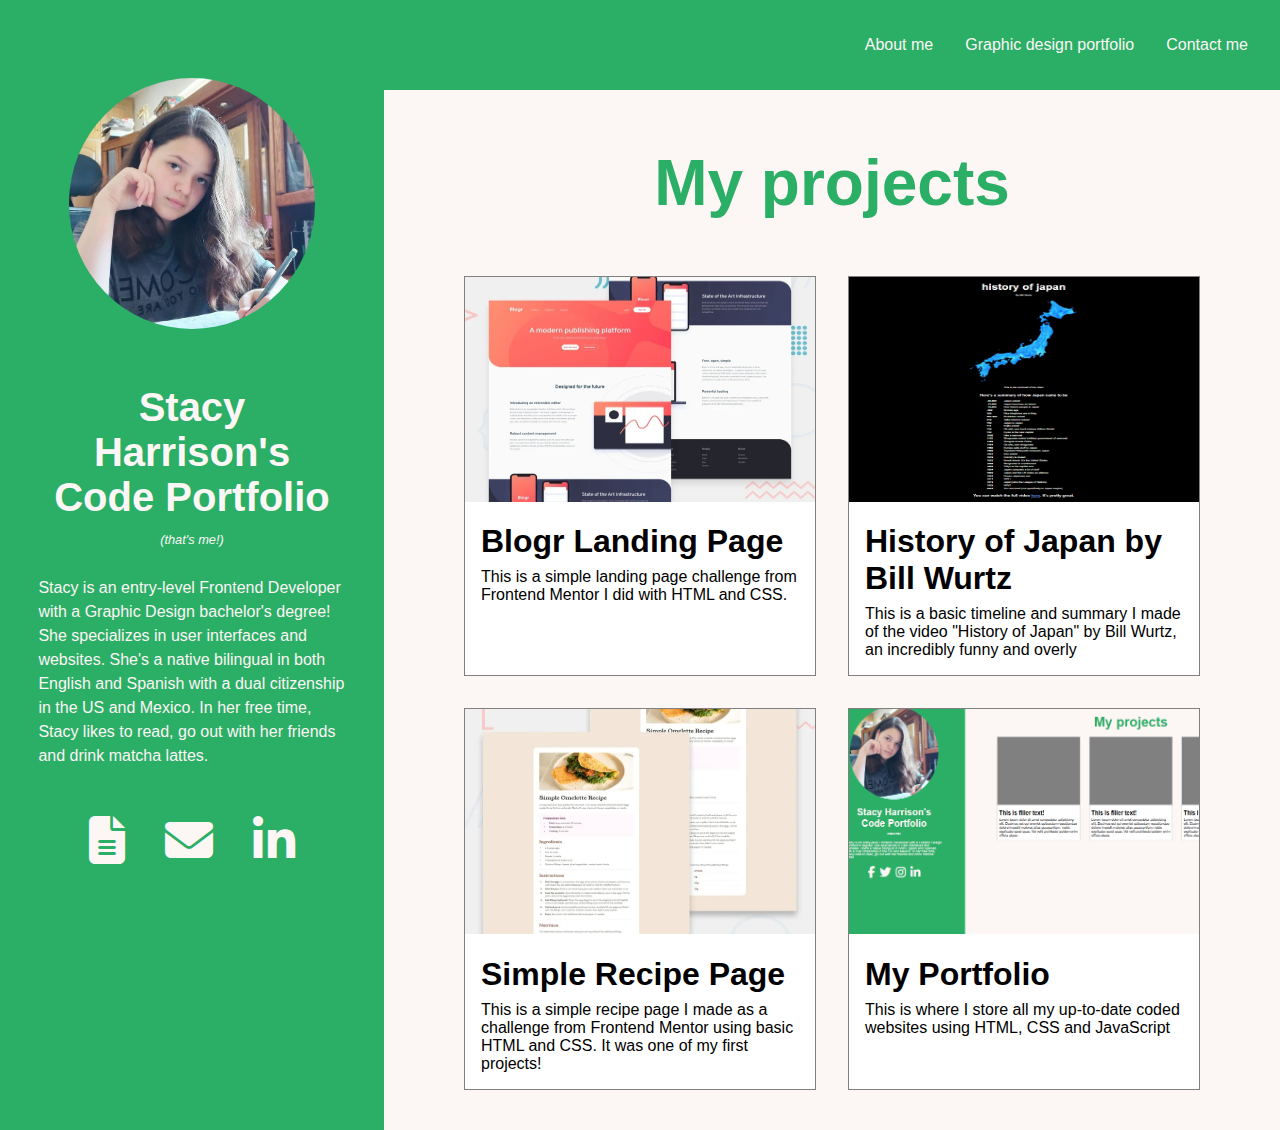
<file: index.html>
<!DOCTYPE html>
<html lang="en">
<head>
    <meta charset="UTF-8">
    <meta name="viewport" content="width=device-width, initial-scale=1.0">
    <link rel="stylesheet" href="https://cdnjs.cloudflare.com/ajax/libs/font-awesome/6.5.0/css/all.min.css">
    <link rel="stylesheet" href="styles.css">
    <title>Stacy's Portfolio</title>
</head>
<body>
    <div class="layout">
        <header>
            <div class="mobilenav">
                <h1>Stacy Harrison</h1>
                <button id="hamburger" aria-label="Toggle navigation">&#9776;</button>
                <button id="close" aria-label="Close menu">&#10005;</button>
            </div>

            <nav>
                <ul id="nav-menu">
                    <li><a href="about-me.html">About me</a></li>
                    <li><a href="https://www.behance.net/stacyharrison1" target="_blank">Graphic design portfolio</a></li>
                    <li><a href="mailto:coonii@proton.me">Contact me</a></li>
                </ul>
            </nav>
        </header>
        <aside>
            <div class="profile">
                <img src="images/profile.png" alt="me!">
                <h1>Stacy Harrison's<br>Code Portfolio</h1>
                <p>(that's me!)</p>
            </div>
            <div class="about">
                <p>Stacy is an entry-level Frontend Developer with a Graphic Design bachelor's degree! She specializes in user interfaces and websites. She's a native bilingual in both English and Spanish with a dual citizenship in the US and Mexico. In her free time, Stacy likes to read, go out with her friends and drink matcha lattes.</p>
            </div>
            <div class="icons">
                <div class="social-icons">
                    <a href="your-cv.pdf" target="_blank"><i class="fas fa-file-alt"></i></a>
                    <a href="mailto:coonii@proton.me"><i class="fas fa-envelope"></i></a>
                    <a href="https://linkedin.com" target="_blank"><i class="fab fa-linkedin-in"></i></a>
                </div>

            </div>
        </aside>
        <main>
            <div class="header">
                <h1>My projects</h1>
            </div>
            <section>
                <div class="project" id="Blogr">
                    <div class="thumbnail">
                        <img src="images/blogr_thumbnail.jpg" alt="">
                    </div>
                    <div class="description">
                        <h1 class="project-name">Blogr Landing Page</h1>
                        <p class="project-description">This is a simple landing page challenge from Frontend Mentor I did with HTML and CSS. <span>The hamburger menu isn't interactive yet for the lack of JavaScript but I'm on it ;P My biggest challenge with this one was the placement of the images in the original design. Get your shit together Graphic Designers.</span></p>
                    </div>
                </div>

                <div class="project" id="Japan">
                    <div class="thumbnail">
                        <img src="images/Japan_thumbnail.png" alt="">
                    </div>
                    <div class="description">
                        <h1 class="project-name">History of Japan by Bill Wurtz</h1>
                        <p class="project-description">This is a basic timeline and summary I made of the video "History of Japan" by Bill Wurtz, an incredibly funny and overly <span>chill guy who makes masterpieces with ocasional jingles. This one was for my freecodecamp 'Tribute Page' crtification project for their 'Responsive Web Design' course.</span></p>
                    </div>
                </div>

                <div class="project" id="Recipe">
                    <div class="thumbnail">
                        <img src="images/recipe_thumb.jpg" alt="simple_recipe_webpage_thumbnail">
                    </div>
                    <div class="description">
                        <h1 class="project-name">Simple Recipe Page</h1>
                        <p class="project-description">This is a simple recipe page I made as a challenge from Frontend Mentor using basic HTML and CSS. It was one of my first projects!</p>
                    </div>
                </div>

                <div class="project" id="Code-Portfolio">
                    <div class="thumbnail">
                        <img src="images/Portfolio_thumbnail.png" alt="">
                    </div>
                    <div class="description">
                        <h1 class="project-name">My Portfolio</h1>
                        <p class="project-description">This is where I store all my up-to-date coded websites using HTML, CSS and JavaScript</p>
                    </div>
                </div>



                
            </section>
        </main>
    </div>

    <div class="popup-wrap">
        <div class="PopOverlay" id="Blogr-Popup">
            <div class="PopUp">
                <button class="close-butt">&#10005;</button>
                <div class="popup-thumbnail">
                    <img src="images/blogr_thumbnail.jpg" alt="blogr_thumbnail">
                </div>
                <div class="popup-content">
                    <h1 class="project-name">Blogr Landing Page</h1>
                    <p class="description">This is a simple landing page challenge from <a href="https://www.frontendmentor.io/challenges/blogr-landing-page-EX2RLAApP">Frontend Mentor</a> I did with HTML and CSS. The hamburger menu isn't interactive yet for the lack of JavaScript. My biggest challenge with this one was the placement of the images in the original design.</p>
                </div>
                <form class="button-wrap">
                    <button class="probutt" id="blogr-button">Go to project</button>
                </form>
            </div>
        </div>

        <div class="PopOverlay" id="Japan-Popup">
            <div class="PopUp">
                <button class="close-butt">&#10005;</button>
                <div class="popup-thumbnail">
                    <img src="images/Japan_thumbnail.png" alt="Japan_thumbnail">
                </div>
                <div class="popup-content">
                    <h1 class="project-name">History of Japan by Bill Wurtz</h1>
                    <p class="description">This is a basic timeline and summary I made of the video <a href="https://www.youtube.com/watch?v=Mh5LY4Mz15o">"History of Japan"</a> by <a href="https://www.youtube.com/@billwurtz">Bill Wurtz</a>, an incredibly funny guy who makes cool videos with ocasional jingles. This one was for my <a href="https://www.freecodecamp.org">freecodecamp</a> certification project for their <a href="https://www.freecodecamp.org/learn/2022/responsive-web-design/">'Responsive Web Design'</a> course.</p>
                </div>
                <form class="button-wrap">
                    <button class="probutt" id="japan-button">Go to project</button>
                </form>
            </div>
        </div>

        <div class="PopOverlay" id="Recipe-Popup">
            <div class="PopUp">
                <button class="close-butt">&#10005;</button>
                <div class="popup-thumbnail">
                    <img src="images/recipe_thumb.jpg" alt="">
                </div>
                <div class="popup-content">
                    <h1 class="project-name">Simple Recipe Page</h1>
                    <p class="description">This is a simple recipe page I made as a challenge from <a href="https://www.frontendmentor.io/challenges/recipe-page-KiTsR8QQKm">Frontend Mentor</a> using basic HTML and CSS. It was one of my first projects!</p>
                </div>
                <form class="button-wrap">
                    <button class="probutt" id="recipe-button">Go to project</button>
                </form>
            </div>
        </div>

    </div>

    <script src="script.js"></script>
</body>
</html>
</file>
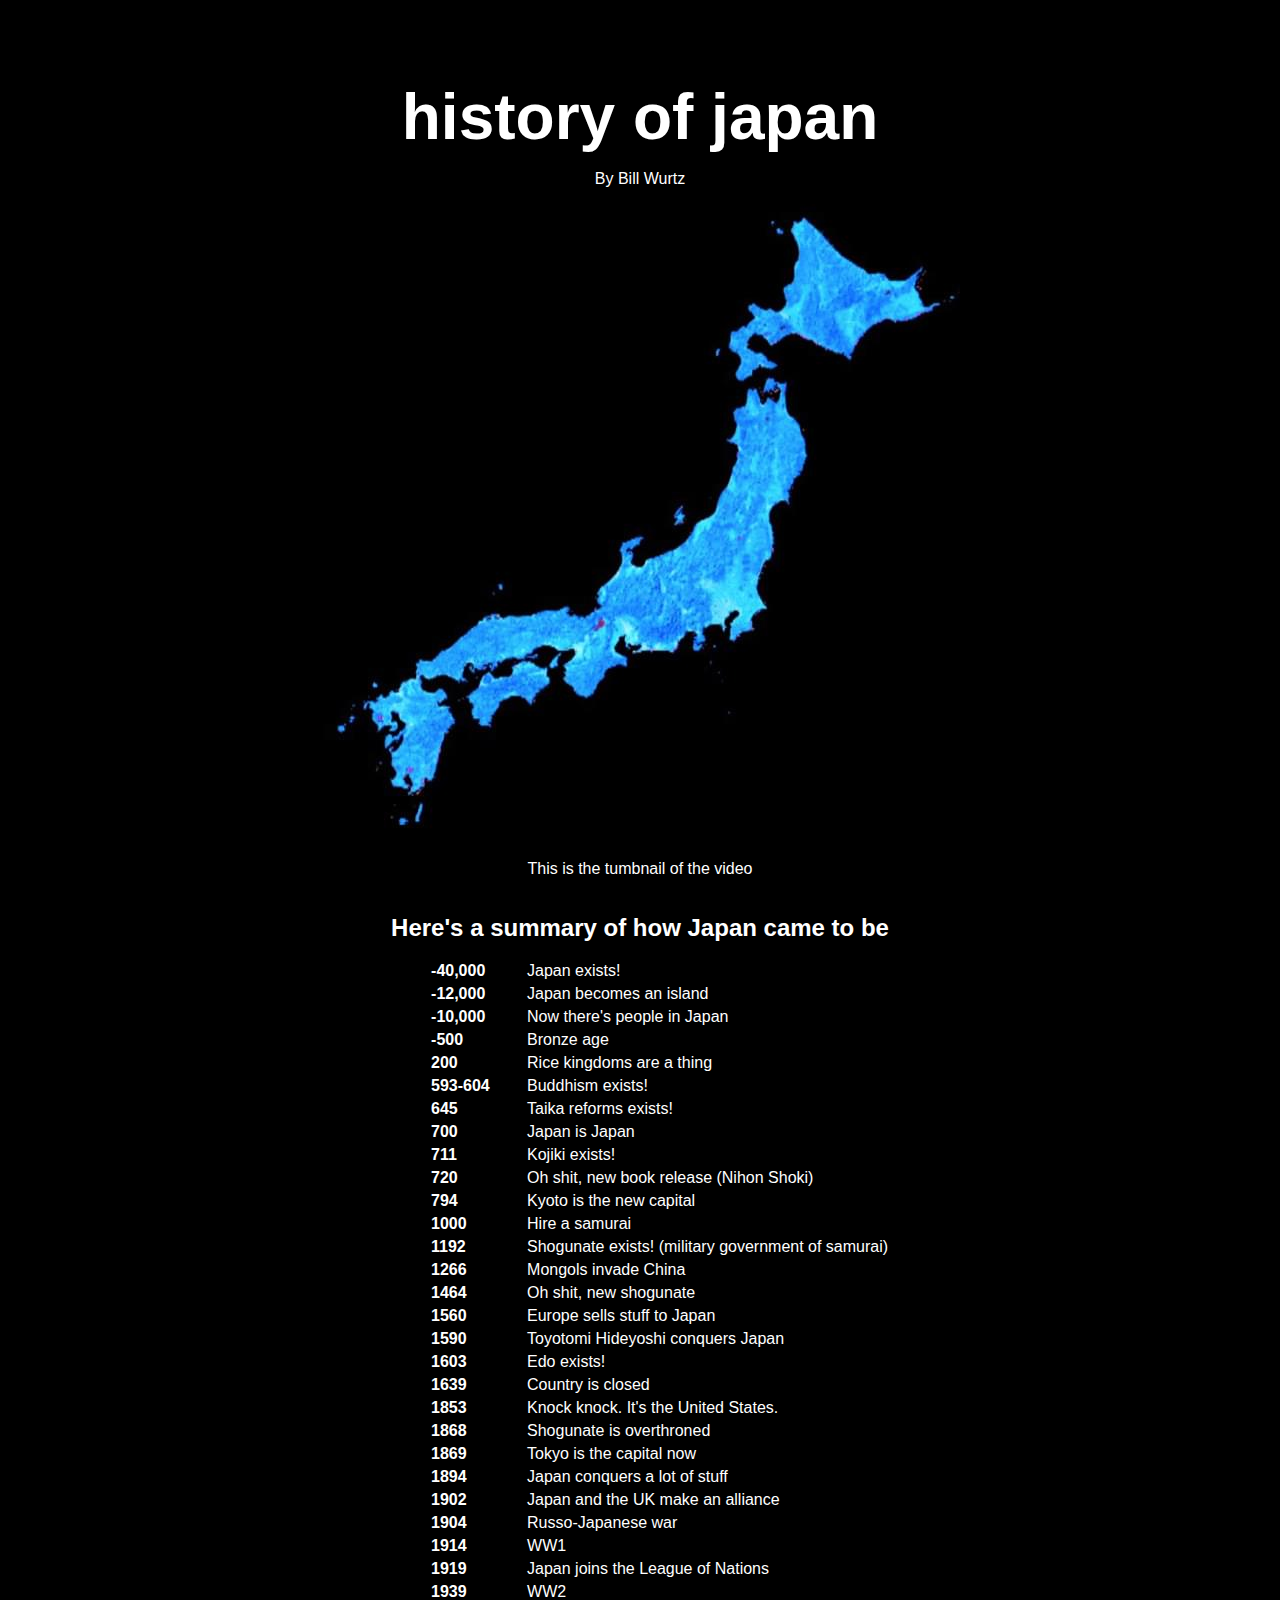
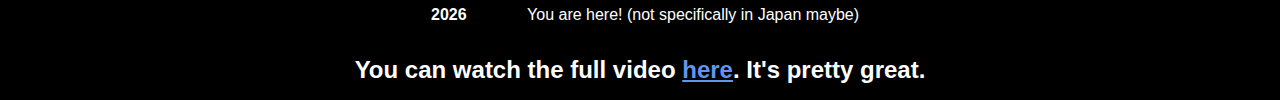
<file: History_of_Japan/index.html>
<!DOCTYPE html>
<html lang="en">
<head>
    <meta charset="UTF-8">
    <meta name="viewport" content="width=device-width, initial-scale=1.0">
    <link rel="stylesheet" href="styles.css">
    <title>History of Japan</title>
</head>
<body>
    <main id="main">
    <div class="header">
        <div class="container">
            <h1 id="title">history of japan</h1>
            <p>By Bill Wurtz</p>
        <div id="img-div">
            <img src="images/japan.jpg" alt="Japan" id="image">
            <div id="img-caption">
            <p>This is the tumbnail of the video </p>
            </div>
        </div>
        </div>
    </div>

    <section>
        <div class="container">
            <h2 id="tribute-info">Here's a summary of how Japan came to be</h2>
            <ul>
                <li><span>-40,000</span>Japan exists!</li>
                <li><span>-12,000</span>Japan becomes an island</li>
                <li><span>-10,000</span>Now there's people in Japan</li>
                <li><span>-500</span>Bronze age</li>
                <li><span>200</span>Rice kingdoms are a thing</li>
                <li><span>593-604</span>Buddhism exists!</li>
                <li><span>645</span>Taika reforms exists!</li>
                <li><span>700</span>Japan is Japan</li>
                <li><span>711</span>Kojiki exists!</li>
                <li><span>720</span>Oh shit, new book release (Nihon Shoki)</li>
                <li><span>794</span>Kyoto is the new capital</li>
                <li><span>1000</span>Hire a samurai</li>
                <li><span>1192</span>Shogunate exists! (military government of samurai)</li>
                <li><span>1266</span>Mongols invade China</li>
                <li><span>1464</span>Oh shit, new shogunate</li>
                <li><span>1560</span>Europe sells stuff to Japan</li>
                <li><span>1590</span>Toyotomi Hideyoshi conquers Japan</li>
                <li><span>1603</span>Edo exists!</li>
                <li><span>1639</span>Country is closed</li>
                <li><span>1853</span>Knock knock. It's the United States.</li>
                <li><span>1868</span>Shogunate is overthroned</li>
                <li><span>1869</span>Tokyo is the capital now</li>
                <li><span>1894</span>Japan conquers a lot of stuff</li>
                <li><span>1902</span>Japan and the UK make an alliance</li>
                <li><span>1904</span>Russo-Japanese war</li>
                <li><span>1914</span>WW1</li>
                <li><span>1919</span>Japan joins the League of Nations</li>
                <li><span>1939</span>WW2</li>
                <li><span id="year"></span>You are here! (not specifically in Japan maybe)</li>
            </ul>
        </div>
    </section>

    <script>
        // Get the current year
        const currentYear = new Date().getFullYear();
        // Insert it into the span with id="year"
        document.getElementById("year").textContent = currentYear;
    </script>
    <footer>
        <h1>You can watch the full video <a id="tribute-link" href="https://www.google.com/url?sa=i&url=https%3A%2F%2Fwww.youtube.com%2Fwatch%3Fv%3DMh5LY4Mz15o&psig=AOvVaw17UD9suWVp3fHo-p0csSC1&ust=1743809049082000&source=images&cd=vfe&opi=89978449&ved=0CBgQjhxqFwoTCMjVkM6MxYwDFQAAAAAdAAAAABAE" target="_blank">here</a>. It's pretty great.</h1>
    </footer>
</main>
</body>
</html>
</file>
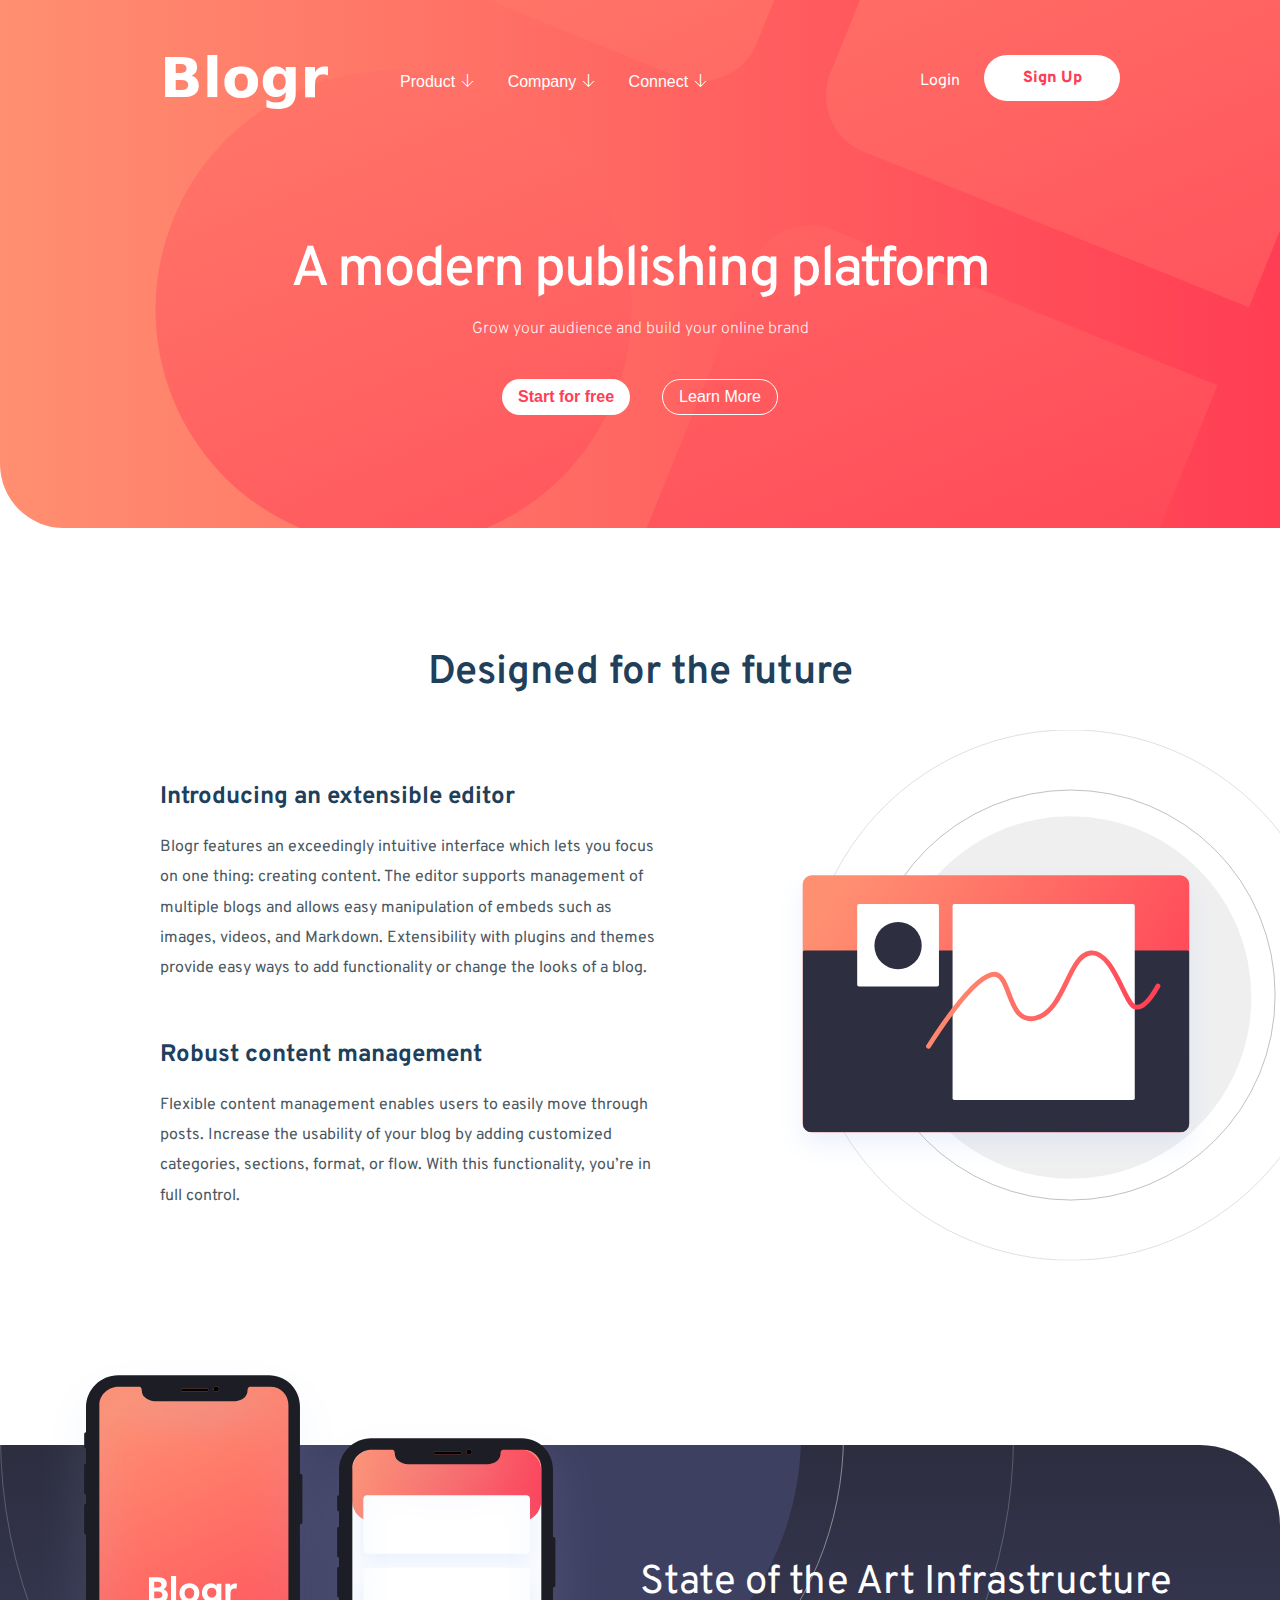
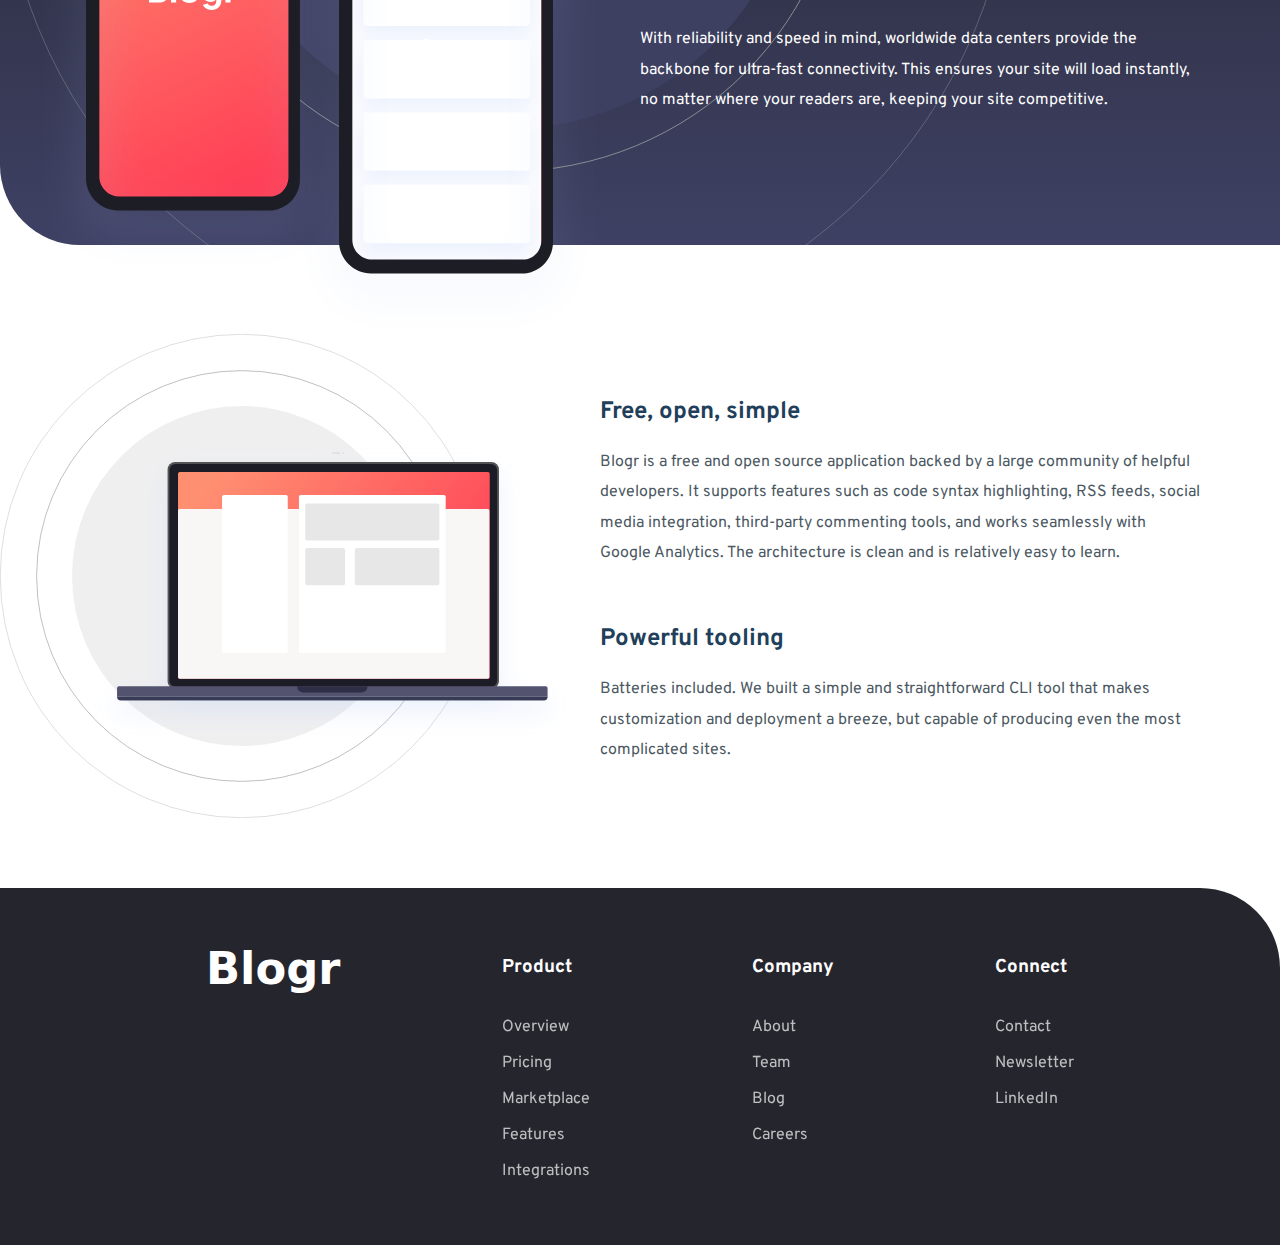
<file: blogr-landing-page-main/solution/index.html>
<!DOCTYPE html>
<html lang="en">
<head>
    <meta charset="UTF-8">
    <meta name="viewport" content="width=device-width, initial-scale=1.0">
    <link rel="stylesheet" href="styles.css">
    <link rel="preconnect" href="https://fonts.googleapis.com">
    <link rel="preconnect" href="https://fonts.gstatic.com" crossorigin>
    <link href="https://fonts.googleapis.com/css2?family=Overpass:ital,wght@0,100..900;1,100..900&display=swap" rel="stylesheet">
    <title>Blogr landing page</title>
</head>
<body>
    <div class="content-wrapper">
        <div class="head">
            <header>
                <nav>
                    <div class="navtop">
                        <h1><a href="index.html">Blogr</a></h1>
                        <button class="menu-toggle" aria-label="Toggle menu">☰</button>
                    </div>
                    <div class="space"> <!--This is to fix some stupid shit I did ig, I shouldn't be doing this to my poor HTML but oh well-->
                    <div class="dropdowns">
                            <div class="dropdown">
                                <button class="button">Product &#129123;</button>
                                <div class="content">
                                    <a href="#">Overview</a>
                                    <a href="#">Pricing</a>
                                    <a href="#">Marketplace</a>
                                    <a href="#">Features</a>
                                    <a href="#">Integrations</a>
                                </div>
                            </div>
                            
                            <div class="dropdown">
                                <button class="button">Company &#129123;</button>
                                <div class="content">
                                    <a href="#">About</a>
                                    <a href="#">Team</a>
                                    <a href="#">Blog</a>
                                    <a href="#">Careers</a>
                                </div>
                            </div>
                            
                            <div class="dropdown">
                                <button class="button">Connect &#129123;</button>
                                <div class="content">
                                    <a href="#">Contact</a>
                                    <a href="#">Newsletter</a>
                                    <a href="#">LinkedIn</a>
                                </div>
                            </div>
                        
                    </div>
                    <div class="log">
                        <a href="#" class="button-login">Login</a>
                        <a href="#" class="button-signup">Sign Up</a>
                    </div>

                    </div>
                    
                </nav>
                <img src="images/bg-pattern-intro-desktop.svg">
            </header>
            
            <main>
                <h1>A modern publishing platform</h1>
                <p>Grow your audience and build your online brand</p>
                <nav>
                    <div class="buttons">
                        <button class="sff">Start for free</button>
                        <button class="lm">Learn More</button>
                    </div>
                </nav>
            </main>
        </div>

    <section class="sec1">
        <h1>Designed for the future</h1>
            <div class="container">
                <div>
                    <h2>Introducing an extensible editor</h2>
                    <p>Blogr features an exceedingly intuitive interface which lets you focus on one thing: creating content. 
                    The editor supports management of multiple blogs and allows easy manipulation of embeds such as images, 
                    videos, and Markdown. Extensibility with plugins and themes provide easy ways to add functionality or 
                    change the looks of a blog.</p>
                    <br>
                    <h2>Robust content management</h2>
                    <p>Flexible content management enables users to easily move through posts. Increase the usability of your blog 
                    by adding customized categories, sections, format, or flow. With this functionality, you’re in full control.</p>
                </div>
                <div>
                    <img src="images/illustration-editor-desktop.svg" alt="">
                </div>
            </div>
    </section>

    <section class="sec2">
        <div class="container">
            <div class="img">
                <img src="images/illustration-phones.svg" alt="phones">
            </div>
            <div class="content2">
                <h1>State of the Art Infrastructure</h1>
                <p>With reliability and speed in mind, worldwide data centers provide the backbone for ultra-fast connectivity. 
                    This ensures your site will load instantly, no matter where your readers are, keeping your site competitive.</p>
            </div>
        </div>
        <div class="background">
            <img src="images/bg-pattern-circles.svg">
        </div>
    </section>

    <section class="sec3">
        <div class="img">
            <img src="images/illustration-laptop-desktop.svg" alt="illustration-laptop-desktop">
        </div>
        <div class="container">
            <h2>Free, open, simple</h2>
            <p>Blogr is a free and open source application backed by a large community of helpful developers. It supports 
                features such as code syntax highlighting, RSS feeds, social media integration, third-party commenting tools, 
                and works seamlessly with Google Analytics. The architecture is clean and is relatively easy to learn.
            </p>
            <br>
            <h2>Powerful tooling</h2>
            <p>Batteries included. We built a simple and straightforward CLI tool that makes customization and deployment a breeze, but
                capable of producing even the most complicated sites.
            </p>
        </div>
    </section>

    

    <footer>
        <div class="container">
            <div class="section">
                <h1><a href="index.html">Blogr</a></h1>
            </div>
            <ul class="section">
                <li><h3>Product</h3></li>
                <li><a href="#">Overview</a></li>
                <li><a href="#">Pricing</a></li>
                <li><a href="#">Marketplace</a></li>
                <li><a href="#">Features</a></li>
                <li><a href="#">Integrations</a></li>
            </ul>
            <ul class="section">
                <li><h3>Company</h3></li>
                <li><a href="#">About</a></li>
                <li><a href="#">Team</a></li>
                <li><a href="#">Blog</a></li>
                <li><a href="#">Careers</a></li>
            </ul>
            <ul class="section">
                <li><h3>Connect</h3></li>
                <li><a href="#">Contact</a></li>
                <li><a href="#">Newsletter</a></li>
                <li><a href="#">LinkedIn</a></li>
            </ul>
        </div>
    </footer>
    </div>

    
</body>
</html>
</file>
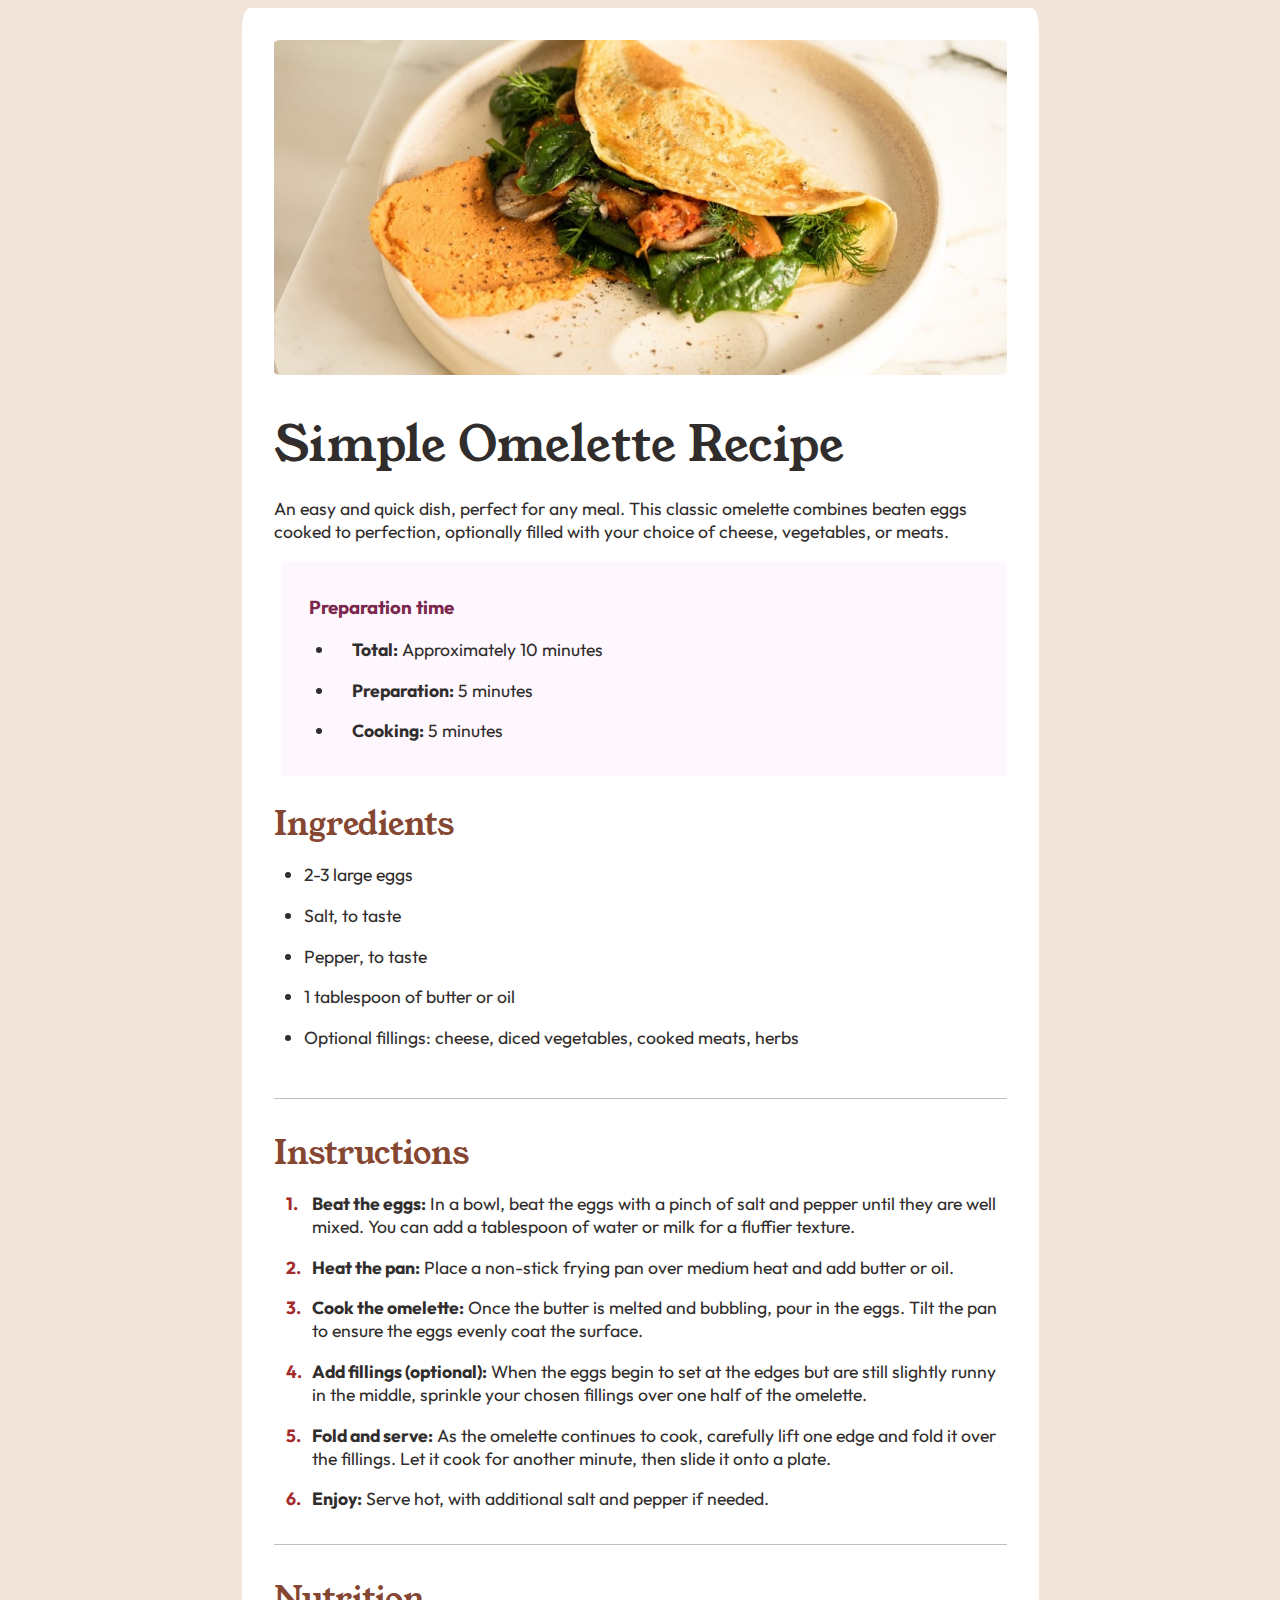
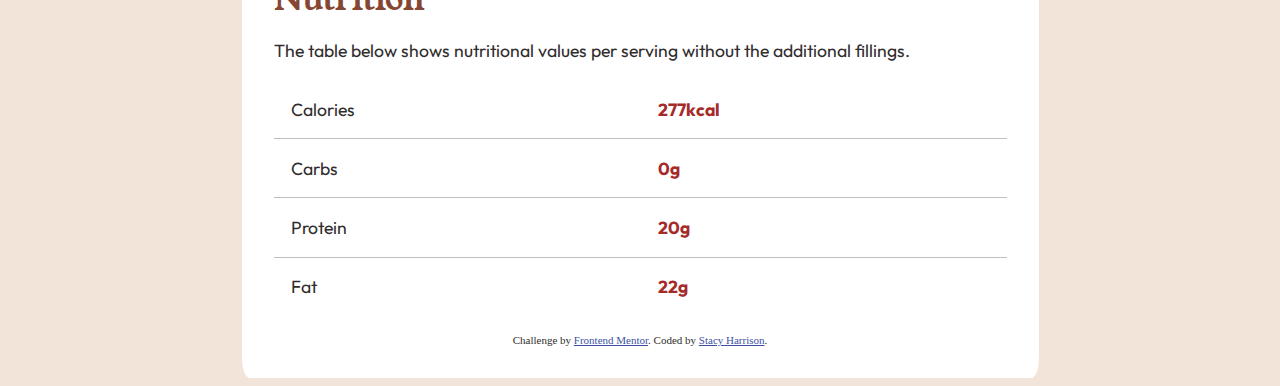
<file: recipe-page-main/solution/index.html>
<!DOCTYPE html>
<html lang="en">
<head>
  <meta charset="UTF-8">
  <meta name="viewport" content="width=device-width, initial-scale=1.0"> <!-- displays site properly based on user's device -->

  <link rel="icon" type="image/png" sizes="32x32" href="./assets/images/favicon-32x32.png">
  <!--This is the first font (Young Serif)-->
  <link rel="preconnect" href="https://fonts.googleapis.com">
  <link rel="preconnect" href="https://fonts.gstatic.com" crossorigin>
  <link href="https://fonts.googleapis.com/css2?family=Young+Serif&display=swap" rel="stylesheet">
  <!--This is the seccond font (Outfit)-->
  <link rel="preconnect" href="https://fonts.googleapis.com">
  <link rel="preconnect" href="https://fonts.gstatic.com" crossorigin>
  <link href="https://fonts.googleapis.com/css2?family=Outfit:wght@100..900&display=swap" rel="stylesheet">

  <link href="styles.css" rel="stylesheet">
  
  <title>Frontend Mentor | Recipe page</title>

  <!-- Feel free to remove these styles or customise in your own stylesheet 👍 -->
  <style>
    .attribution { font-size: 11px; text-align: center; }
    .attribution a { color: hsl(228, 45%, 44%); }
  </style>
</head>
<body>

<div class="recipe">

  <img src="assets/image-omelette.jpeg" alt="image-omelette">

  <h1>Simple Omelette Recipe</h1>

  <p class="pee">An easy and quick dish, perfect for any meal. This classic omelette combines beaten eggs cooked 
  to perfection, optionally filled with your choice of cheese, vegetables, or meats.</p>

  <section class="prepa">
    <div class="prep">
      <h3>Preparation time</h3>
        <ul>
         <li><strong>Total:</strong> Approximately 10 minutes</li>
          <li><strong>Preparation:</strong> 5 minutes</li>
          <li><strong>Cooking:</strong> 5 minutes</li>
        </ul>
    </div>
  </section>

  <section class="ingredients">
    <h2>Ingredients</h2>
      <ul>
        <li>2-3 large eggs</li>
       <li>Salt, to taste</li>
        <li>Pepper, to taste</li>
       <li>1 tablespoon of butter or oil</li>
        <li>Optional fillings: cheese, diced vegetables, cooked meats, herbs</li>
      </ul>
  </section>

  <section class="instructions">
    <h2>Instructions</h2>

    <ol>

      <li><strong>Beat the eggs:</strong> In a bowl, beat the eggs with a pinch of salt and pepper until they are well mixed. 
  You can add a tablespoon of water or milk for a fluffier texture.</li>

  <li><strong>Heat the pan:</strong> Place a non-stick frying pan over medium heat and add butter or oil.</li>

      <li><strong>Cook the omelette:</strong> Once the butter is melted and bubbling, pour in the eggs. Tilt the pan to ensure 
  the eggs evenly coat the surface.</li>

      <li><strong>Add fillings (optional):</strong> When the eggs begin to set at the edges but are still slightly runny in the 
  middle, sprinkle your chosen fillings over one half of the omelette.</li>

      <li><strong>Fold and serve:</strong> As the omelette continues to cook, carefully lift one edge and fold it over the 
  fillings. Let it cook for another minute, then slide it onto a plate.</li>

      <li><strong>Enjoy:</strong> Serve hot, with additional salt and pepper if needed.</li>

    </ol>
  </section>

  <section class="nutrition">
   <h2>Nutrition</h2>

   <p>The table below shows nutritional values per serving without the additional fillings.</p>

    <table>
      <tbody>
        <tr>
        <td>Calories</td>
        <td class="value">277kcal</td>
        </tr>

        <tr>
        <td>Carbs</td>
        <td class="value">0g</td>
        </tr>

        <tr>
          <td>Protein</td>
          <td class="value">20g</td>
          </tr>

          <tr>
            <td>Fat</td>
            <td class="value">22g</td>
            </tr>

      </tbody>
    </table>
  </section>

  <br>
  <div class="attribution">
    Challenge by <a href="https://www.frontendmentor.io?ref=challenge" target="_blank">Frontend Mentor</a>. 
    Coded by <a href="#">Stacy Harrison</a>.
  </div>

</div>

</body>
</html>
</file>
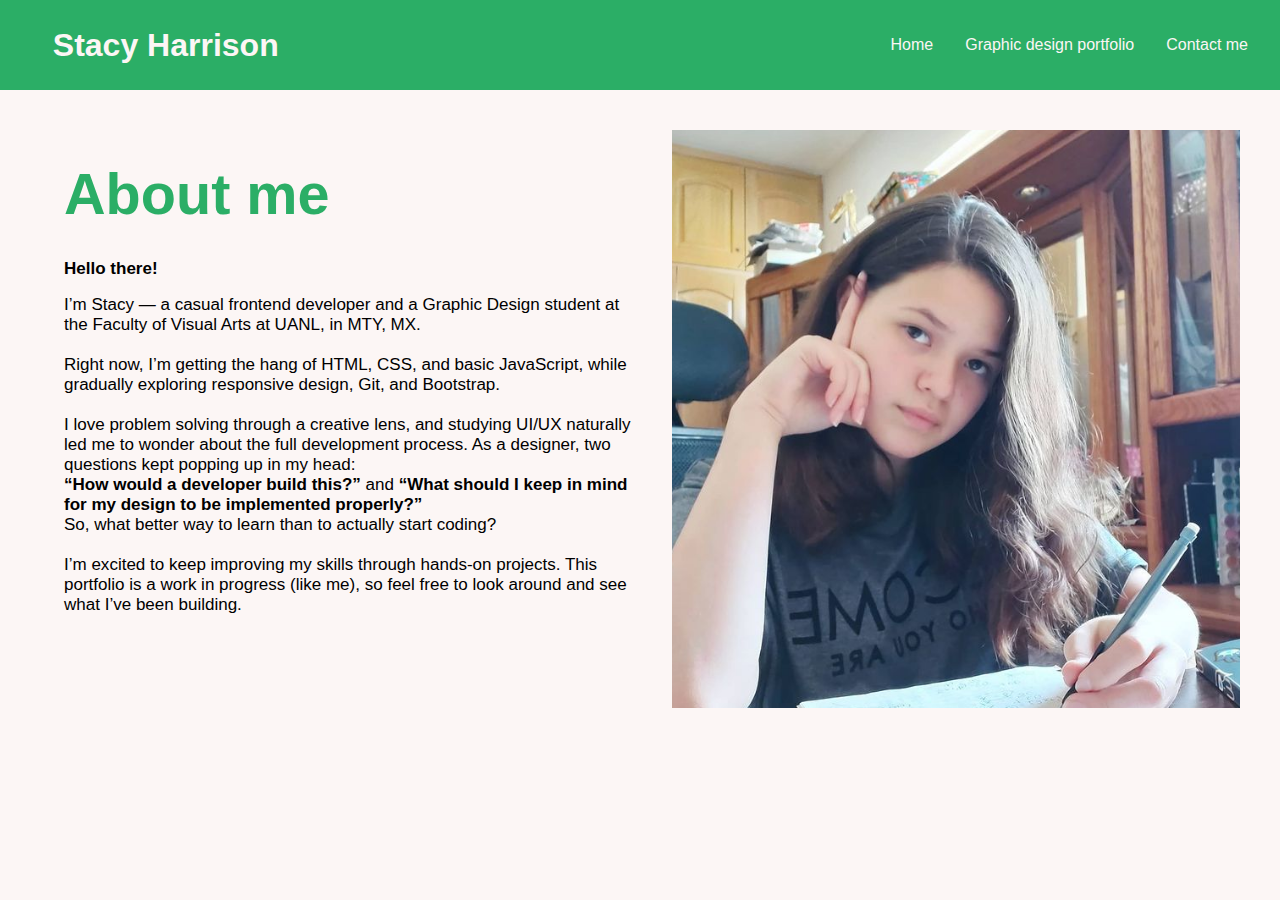
<file: about-me.html>
<!DOCTYPE html>
<html lang="en">
<head>
    <meta charset="UTF-8">
    <meta name="viewport" content="width=device-width, initial-scale=1.0">
    <link rel="stylesheet" href="about-me.css">
    <title>About Me</title>
</head>
<body>
    <div class="layout">
        <header>
            <div class="mobilenav">
                <h1><a href="index.html">Stacy Harrison</a></h1>
                <button id="hamburger" aria-label="Toggle navigation">&#9776;</button>
                <button id="close" aria-label="Close menu">&#10005;</button>
            </div>

            <nav>
                <ul class="return">
                    <li><a href="index.html">Stacy Harrison</a></li>
                </ul>
                <ul id="nav-menu">
                    <li><a href="index.html">Home</a></li>
                    <li><a href="https://www.behance.net/stacyharrison1" target="_blank">Graphic design portfolio</a></li>
                    <li><a href="mailto:coonii@proton.me">Contact me</a></li>
                </ul>
            </nav>
        </header>
        <main>
            <div class="about">
                <h1>About me</h1>
                <h3><strong>Hello there!</strong></h3>
                <p>
                    I’m Stacy — a casual frontend developer and a Graphic Design student at the Faculty of Visual Arts at UANL, in MTY, MX.
                    <br><br>
                    Right now, I’m getting the hang of HTML, CSS, and basic JavaScript, while gradually exploring responsive design, Git, and Bootstrap.
                    <br><br>
                    I love problem solving through a creative lens, and studying UI/UX naturally led me to wonder about the full development process. As a designer, two questions kept popping up in my head:<br>
                    <strong>“How would a developer build this?”</strong>
                    and
                    <strong>“What should I keep in mind for my design to be implemented properly?”</strong>
                    <br>
                    So, what better way to learn than to actually start coding?
                    <br><br>
                    I’m excited to keep improving my skills through hands-on projects. This portfolio is a work in progress (like me), so feel free to look around and see what I’ve been building.
                </p>
            </div>
            <div class="my-img">
                <img src="images/me.png" alt="me">
            </div>
        </main>
    </div>

<script>
  const hamburger = document.getElementById('hamburger');
  const closeBtn = document.getElementById('close');
  const header = document.querySelector('header');
  const returnNav = document.querySelector('.return'); // Select the .return ul

  // Hide the close button by default
  closeBtn.style.display = 'none';

  hamburger.addEventListener('click', () => {
    header.classList.add('header-active');
    hamburger.style.display = 'none';
    closeBtn.style.display = 'block';

    // Hide the .return element when navbar is active
    if (returnNav) {
      returnNav.style.display = 'none';
    }
  });

  closeBtn.addEventListener('click', () => {
    header.classList.remove('header-active');
    hamburger.style.display = 'block';
    closeBtn.style.display = 'none';

    // Show .return again if needed (optional)
    if (returnNav) {
      returnNav.style.display = 'flex'; // or 'block', depending on layout
    }
  });
</script>



</body>
</html>
</file>
<file: styles.css>
html body {
    height: 100%;
}

html {
    background: #FCF6F5;
}

body {
    font-family: sans-serif;
    margin: 0;
    
}

.layout {
      display: grid;
  grid-template-areas:
    "aside header"
    "aside main";
    grid-template-columns: 30% 70%;
    grid-template-rows: 90px auto;
    min-height: 100vh;
}

.mobilenav {
    display: none;
}

header {
  grid-area: header;
  display: flex;
  justify-content: right;
    align-items: center;
  background: #2BAE66;
}

header ul{
    display: flex;
    list-style: none;
}

header ul li a {
    text-decoration: none;
    color: #FCF6F5;
    font-size: 1.25rem;
    margin-right: 2rem;
}

#close {
    display: none;
}

aside {
    grid-area: aside;
    display: flex;
    flex-direction: column;
    align-items: center;
    padding: 10%;
    background: #2BAE66;
    color: #FCF6F5;
    margin: 0;
}

aside .profile {
    display: flex;
    flex-direction: column;
    align-items: center;
    margin: 0;
}

aside .profile h1 {
    font-size: 2.5rem;
    text-align: center;
    margin: 0;
    margin-top: 1rem;
    
}

aside .profile p {
    font-size: .8rem;
    font-style: italic;
}

.profile img {
    width: 80%;
    border-radius: 100%;
    margin: 2.5rem;
}

aside .about p {
    line-height: 1.5rem;
}

.social-icons a i{
    font-size: 3rem;
    color: #FCF6F5;
}

aside .icons .social-icons {
    margin-top: 2rem;
  display: flex;
  justify-content: space-around;
  align-items: center;
  gap: 2.5rem;
}




main {
    grid-area: main;
    background: #FCF6F5;
    padding: 2.5rem;
    margin: 0 2.5rem;
}

main .header h1{
    text-align: center;
    font-size: 4rem;
    margin: 0;
    padding: 1rem;
    color: #2BAE66;
}

main .header {
    margin-bottom: 2.5rem;
}



main section {
    display: flex;
    flex-wrap: wrap;
    gap: 2rem;
    justify-content: center; 
}

main section .project {
    border: 1px solid gray;
    background-color: white;
    flex: 1 1 calc(33.33% - 2em);
    box-sizing: border-box;
    min-width: 250px; 
}

main section .project:hover {
    background-color: #bdffc6;
    border: 1px solid #2BAE66;
}

main section .project .thumbnail {
    background-color: gray;
    height: 25vh;
    max-height: 400px;
}

main section .project .description {
    padding: 0 1rem;
}

main section .project .description h1{
    margin-bottom: 0;
}

main section .project .description p{
    margin-top: 0.5rem;
}


#Recipe img, #Blogr img, #Japan img, #Code-Portfolio img {
    width: 100%;
    height: 100%;
}










.PopOverlay {
    background-color: rgb(0, 0, 0, 50%);
    display: none; /*flex to reveal*/
    justify-content: center;
    align-items: center;
    height: 100%;
    width: 100%;
    position: fixed;
    top: 0;
    left: 0;
}

/*
    .PopUp {
    height: audo;
    
    .PopOverlay{
    padding: 10% 0;
    }
*/


.PopUp {
    width: 50%;
    height: 80vh;
    background-color: #FCF6F5;
    border-radius: 5%;
    position: relative;
    position: relative;
    display: flex;
    flex-direction: column;
    justify-content: space-between; /* optional */
}   

.popup-thumbnail {
    background-color: rgb(42, 42, 42);
    width: 100%;
    height: 50%;
    border-radius: 5% 5% 0% 0%;
}

.popup-thumbnail img{
    background-color: rgb(42, 42, 42);
    width: 100%;
    height: 100%;
    border-radius: 5% 5% 0% 0%;
}

.popup-content {
    padding: 0 2rem;
}

.popup-content h1 {
    margin-top: 2rem;
    margin-bottom: .75rem;
    font-size: clamp(2rem, 2.5vw, 8rem);
}

.popup-content p {
    margin-top: 0;
    font-size: clamp(1rem, 1.25vw, 6rem);
}

.probutt {
    border: none;
    background-color: #2BAE66;
    color: #FCF6F5;
    padding: 1rem 2rem;
    border-radius: 1rem;
    font-size: clamp(1rem, 1.25vw, 7rem);;
    font-weight: 600;
    cursor: pointer;
}

.button-wrap {
    display: flex;
    justify-content: center;
    margin-top: auto;
    padding: 0rem 0 2rem 0;
}

.close-butt {
    position: absolute;
  top: 1rem;
  right: 1rem;
  background: none;
  border: none;
  font-size: 1.5rem;
  font-weight: 900;
  cursor: pointer;
  color: #FCF6F5;
  background-color: #2BAE66;
  border-radius: 10rem;
  width:10%;
  height: 5%;
    display: flex;
    align-items: center;
    justify-content: center;
}

span {
    display: none;
}

.popup-wrap a{
    color: #0f6f3a;
}






@media (max-width: 1300px) {
    header ul li a {
        font-size: 1rem;
    }
}

@media (max-width: 1200px) {
    .social-icons a i{
    font-size: 3rem;
    color: #FCF6F5;
}



aside .icons .social-icons {
    margin-top: 2rem;
  display: flex;
  flex-wrap: wrap;
  justify-content: space-around;
  align-items: center;
  gap: 1.2rem;
}

}

@media (max-width: 821px) {
    .layout {
      display: grid;
  grid-template-areas:
    "header header"
    "aside aside"
    "main main";
    min-height: 100vh;
    grid-template-columns: auto;
    grid-template-rows: auto;
}

aside .icons .social-icons {
    gap: 4rem;
    flex-wrap: wrap;
}

header {
    justify-content: center;
    padding-top: 1.5rem;
    padding-bottom: 1.5rem;
    position: fixed;
    width: 100%;
}

header ul li a {
    font-size: 1.33rem;
}

aside {
    padding-top: 18%;
}

.profile img {
    width: 66%;
}
}


@media (min-width: 600px) and (max-width: 1024px) {
    .PopUp {
        width: 75%;
        max-height: 700px;
    }
}

@media (max-width: 600px) {

    .PopUp {
        width: 90vw;
        min-height: 80vh;
    }

    .button-wrap {
    background-color: #FCF6F5;
    border-radius: 0 0 10% 10%;
    }

      .popup-content {
    padding: 0rem 1rem;
    margin: 0rem;
}

    .popup-thumbnail {
        margin-bottom: -.5rem;
    }

}


@media (max-width: 570px) {
    header ul li a {
    font-size: 1rem;
}

main {
    padding:2.5rem 1rem;
    margin: 0 1rem;
}

aside .icons .social-icons {
    gap:3rem;
}



}

@media (max-width: 500px) {
    header {
        height: 40px;
    }


    header .mobilenav {
        display: flex;
        justify-content: space-between;
        width: 100%;
        margin: 0 1rem 0 1.5rem;
        align-items: center;
    }

    header nav {
        display: none;
    }

    header .mobilenav h1 {
        color: #FCF6F5;
    }

    #hamburger {
        background-color: transparent;
        border: none;
        color: #FCF6F5;
        font-size: 3rem;
    }

    aside .icons .social-icons {
    gap:2rem;
    }


    /*nav activation*/
    
    .header-active #hamburger {
        display: none;
    }

    .header-active #close {
        display: block;
        background-color: transparent;
        border: none;
        color: #2BAE66;
        font-size: 3rem;
    }

    .header-active .mobilenav h1{
        color: #2BAE66;
    }

    .header-active {
        background-color: #FCF6F5;
    }

    .header-active .mobilenav {
        display: flex;
        justify-content: space-between;
        width: 100%;
        margin: 0 1rem 0 1.5rem;
        align-items: center;
        z-index: 999;
    }

    .header-active nav {
        display: flex;
        position: fixed;
        top: 50%;
        left: 50%;
        transform: translate(-50%, -50%);
        background-color: #FCF6F5;
        width: 100vw;
        height: 100vh;
        justify-content: center;
        align-items: center;
    }

    .header-active nav ul li a {
        color: #2BAE66;
        font-weight: 500;
        font-size: 1.5rem;
        text-decoration: underline;
    }

    .header-active nav ul li {
         margin: 1rem 0rem;
    }

    .header-active nav ul {
        display: flex;
        flex-direction: column;
        text-align: center;
    }

}









/*2K SCREENS*/

@media (min-width: 2000px) {
  /* Enlarge everything visibly for large screens */
  
  body {
    font-size: 1.2rem;
  }

  header ul li a {
    font-size: 1.75rem;
    margin-right: 3rem;
  }

  aside {
    padding: 12%;
  }

  aside .profile h1 {
    font-size: 3.5rem;
  }

  aside .profile p {
    font-size: 1rem;
  }

  .profile img {
    width: 90%;
  }

  .social-icons a i {
    font-size: 4rem;
  }

  main {
    padding: 5rem;
    margin: 0 7rem;
  }

  main .header h1 {
    font-size: 5rem;
  }

  main section {
    gap: 3rem;
  }

  main section .project {
    flex: 1 1 calc(25% - 3rem); /* 4 per row on ultrawide */
  }

  .project .description {
    padding: 1.5rem;
  }

  .project .description h1 {
    font-size: 2rem;
  }

  .project .description p {
    font-size: 1.25rem;
  }

  .popup-content {
    padding: 2rem 5rem;
}

}



/*4K SCREENS*/

@media (min-width: 3840px) {
  body {
    font-size: 1.75rem;
  }

  .layout {
    grid-template-rows: 10vh auto;
  }

  header ul li a {
    font-size: 2.5rem;
    margin-right: 5rem;
  }

  aside {
    padding: 16%;
  }

  aside .profile h1 {
    font-size: 5rem;
  }

  aside .profile p {
    font-size: 1.5rem;
  }

  aside .about p {
    font-size: 2rem;
    line-height: 2.5rem;
  }

  .profile img {
    width: 100%;
  }

  .social-icons a i {
    font-size: 6rem;
  }

  main {
    padding: 8rem 0rem;
    margin: 0 12rem;
  }

  main .header h1 {
    font-size: 7rem;
    margin-bottom: 7rem;
  }

  main section {
    gap: 5rem;
  }

  main section .project {
    flex: 1 1 calc(20% - 5rem); /* 5 per row */
  }

  .project .description {
    padding: 2.5rem;
  }

  .project .description h1 {
    font-size: 3rem;
  }

  .project .description p {
    font-size: 1.75rem;
  }
}
</file>
<file: History_of_Japan/styles.css>
* {
    font-family: Arial, Helvetica, sans-serif;
}

body {
    background-color: black;
    color: white;
}

.header {
    margin-top: 5em;
    display: flex;
    justify-content: center;
    text-align: center;
}

img {
    max-width:100%;
    height: auto;
    width: 100%;
    margin: auto;
    display: block;
}

.header h1 {
    font-size: 4em;
    margin: 0;
    padding: 0;
}

span {
    font-weight: 700;
    margin-right: 1em;
}

footer h1 {
    font-size: x-large;
}

section {
    display: flex;
    justify-content: center; /* Center horizontally */
}


li {
    text-align: left;
    list-style: none;
    padding: 0;
    max-width: 800px;
    display: flex;
    align-items: flex-start;
    margin-bottom: 5px;
}


li span {
  width: 80px; /* or whatever width fits your year range */
  display: inline-block;

}

section ul {
    text-align: center; 
}

header p {
    text-align: center;
}

footer {
    text-align: center;
}

h2 {
    text-align: center;
}

footer h1 a {
    color: cornflowerblue;
}
</file>
<file: blogr-landing-page-main/solution/styles.css>
html, body {
    margin: 0;
    padding: 0;
    font-family: Overpass;
    overflow-x: hidden;
}

/*main section*/

.head {
    position: relative;
    background: linear-gradient(to right, hsl(13, 100%, 72%), hsl(353, 100%, 62%));
    padding-bottom: 3em;
    border-radius: 0em 0em 0em 4em;
    height: 30em;
    width: 100%;
    overflow: hidden;
}

.head img {
    position: absolute;
    width: 200%;
    transform: translate(-19%, -42%);
    z-index: -1; /* Moves the image behind the text */
}

header, main {
    position: relative;
    z-index: 1; /* Ensures text appears in front of the image */
    margin-left: 12.5%;
    margin-right: 12.5%;
}

.dropdown {
    position: relative;
    display: inline-block;
}

/* Style the dropdown button */
.button {
    background: none;
    border: none;
    color: white;
    font-size: 1em;
    cursor: pointer;
    padding: 0.5em 1em;
}

/* Hide dropdown content by default */
.content {
    display: none;
    position: absolute;
    background: white;
    box-shadow: 0px 4px 6px rgba(0, 0, 0, 0.1);
    border-radius: 5px;
    min-width: 150px;
    top: 100%;
    left: 0;
}

/* Dropdown items styling */
.content a {
    display: block;
    padding: 0.5em 1em;
    color: black;
    text-decoration: none;
}

.content a:hover {
    background: lightgray;
}

/* Show dropdown on hover */
.dropdown:hover .content {
    display: block;
}

/* Alternative: Use :focus-within to support keyboard navigation */
.dropdown:focus-within .content {
    display: block;
}

header h1 a  {
    color: white;
    text-decoration: none;
    font-size: 1.75em;
    font-family: system-ui, -apple-system, BlinkMacSystemFont, 'Segoe UI', Roboto, Oxygen, Ubuntu, Cantarell, 'Open Sans', 'Helvetica Neue', sans-serif;
    margin-right: 1em;
}

header {
    display: flex;
}

header nav {
    display: flex;
    align-items: center;
    width: 100%;
    padding: 1.5em 0em; 
}

.space {
    justify-content: space-between; 
    display: flex;
    align-items: center;
    width: 100%;
    padding: 1.5em 0em; 
}

.menu-toggle {
    display: none;
}

.dropdowns {
    display: flex;
    align-items: center;
}

.dropdowns div {
    margin-top: .5em;
}

.log {
    display: flex;
    gap: 1em;
}

.head main nav .buttons button.lm{
    background: none;
    border: 1px solid white;
    border-radius: 5em;
    color: white;
    font-size: 1em;
    cursor: pointer;
    padding: 0.5em 1em;

}

.head main nav .buttons button.lm:hover {
    background: white;
    border: none;
    color: hsl(353, 100%, 62%);
    font-size: 1em;
    cursor: pointer;
    padding: 0.5em 1em;
    border-radius: 5em;
  }


.head main nav .buttons button.sff{
    background: white;
    border: none;
    color: hsl(353, 100%, 62%);
    font-size: 1em;
    cursor: pointer;
    padding: 0.5em 1em;
    border-radius: 5em;
    font-weight: bold;
}

.head main nav .buttons button.sff:hover {
    background: rgba(255, 255, 255, 0.33);
    border: none;
    color: white;
    font-size: 1em;
    cursor: pointer;
    padding: 0.5em 1em;
    border-radius: 5em;
}

.head main nav .buttons {
    display: flex;
    justify-content: center;
    gap: 2em;

}

.head main nav {
    margin-top: 2.5em;
}






main h1, p, nav {
    text-align: center;
}

main h1, p {
    color: white;
}

main h1 {
    font-size: 3.5em;
    font-weight: 500;
    letter-spacing: -2px;
}

main p {
    font-weight: 200;
    margin-top: -1.5em;
}

main {
    margin-top: 5em;
}

.main button .sff {
    background-color: transparent;
}

.button-login, .button-signup {
    display: inline-flex; 
    align-items: center; 
    justify-content: center; 
    text-decoration: none; 
    font-size: 1em;
    height: 100%; 
}

.button-login {
    background: none;
    border: none;
    color: white;
    margin-top: 1em;
}

.button-signup {
    background-color: white;
    color: hsl(353, 100%, 62%);
    border-radius: 50px;
    border: none;
    padding: 0.8em 2.4em;
    font-weight: 800;
    margin-left: 0.5em;
}

.button-signup:hover {
    background-color: rgba(255, 255, 255, 0.33);
    color: white;
    border-radius: 50px;
    border: none;
    padding: 0.8em 2.4em;
    font-weight: 800;
    margin-left: 0.5em;
}

section h1, h2{
    color: hsl(208, 49%, 24%);
}

section p {
    color: hsl(207, 13%, 34%);
    text-align: left;
    line-height: 1.9em;
}


.sec1 {
    padding-bottom: 10%;
    max-width: 2500px;
    margin-right:auto;
    margin-left:auto;

}

.sec1 h1 {
    text-align: center;
    font-size: 2.5em;
    font-weight: 600;
    margin-top: 3em;
    position: relative;
    margin-bottom: 5%;
}

.sec1 .container {
    display: flex;
    align-items: center;
    justify-content: center;
    position: relative;
}

.sec1 .container div:first-child {
    flex: 1;
    max-width: 39%;
    padding-left: 12.5%;
    padding-right: 5%;
    z-index: 2; /* Ensures text stays above the image */
}

.sec1 .container div:last-child {
    flex: 1;
    max-width: 60%;
    position: relative;
    height: auto;
}

.sec1 .container div:last-child img {
    max-width: none;
    width: 100%; /* Make the image larger than its container */
    position: absolute;
    left: 60%;
    top: 60%;
    transform: translate(-50%, -50%); /* Keeps the image centered */
    z-index: 1; /* Places the image behind text */
    pointer-events: none; /* Ensures the image doesn’t interfere */
}



.sec2 {
    display: flex;
    align-items: center;
}

.sec2 .container {
    display: flex;
    position: relative;
    z-index: 2;
    margin: 0 auto;
    align-items: center;
    max-width: 2000px;
}

.sec2 .background {
    background-image: linear-gradient(hsl(237, 17%, 21%), hsl(237, 23%, 32%));
    height: 25em;
    width: 100%;
    overflow: hidden;
    border-radius: 0em 5em 0em 5em;
    position: absolute;
    z-index: 1;
}

.sec2 .background img {
    position: relative;

    top: -130%;
}

.sec2 .container .content2 p{
    color: white;
    margin-right: 5em;
}

.sec2 .container .content2 h1 {
    color: white;
    font-size: 2.5em;
    font-weight: 400;
    margin: 0;

}

.sec2 .img,
.sec2 .content2 {
  flex: 1 1 50%;
  box-sizing: border-box;
}

.sec2 .img img {
    max-width: 552px;     
    width: 100%;   
    height: auto;
    display: block;
    margin: 0 auto;
  }



.sec3 {
    display: flex;
    align-items: center;
    justify-content: space-between;
    margin: 0 auto;
    max-width: 2500px;
}

.sec3 .img {
    flex: 1;
    max-width: 100%;
}

.sec3 img {
    position: relative;
    justify-content: center;
    width: 100%;
}

.sec3 .container {
    flex: 1;
    max-width: 100%;
    margin-right: 5em;
}

@media (min-width: 650px) and (max-width: 900px) {
    .sec3 {
        margin-top: 10%;
    }
}





footer {
    background-color: hsl(240, 10%, 16%);
    border-radius: 0em 5em 0em 0em;
    margin-bottom: 0px;
    margin-top: 5%;

}

footer .container {
    display: flex;
    justify-content: center; /* <-- centers items horizontally */
    gap: 10%;
    padding: 2em;
}


footer h1 a  {
    color: white;
    text-decoration: none;
    font-size: 1.4em;
    font-family: system-ui, -apple-system, BlinkMacSystemFont, 'Segoe UI', Roboto, Oxygen, Ubuntu, Cantarell, 'Open Sans', 'Helvetica Neue', sans-serif;

}

footer ul li a {
    text-decoration: none;
    color: white;
    opacity: 70%;
}

footer ul li {
    list-style: none;
    margin-bottom: 1em;

}

footer h3 {
    margin-bottom: 2em;
    color: white;
}


@media (min-width: 200px) and (max-width: 750px) {

    header nav {
        justify-content: space-between; 
    }

    .dropdown,
    .log {
      display: none;
    }
  
    .menu-toggle {
      display: block;
      font-size: 2em;
      background: none;
      border: none;
      color: white;
      cursor: pointer;
      
    }

    .space {
        display: none;
    }
  
    .navtop {
      display: flex;
      justify-content: space-between;
      align-items: center;
      width: 100%;
    }
  

    header, main {
        margin-left: 5%;
        margin-right: 5%;
    }

    .head {
        height: 40em;
    }

    .head img {
        position: absolute;
        width: 250%;
        transform: translate(-20%, -30%);
        z-index: -1; /* Moves the image behind the text */
    }

    .sec1 .container {
        display: block;
      }
    
      .sec1 .container div:first-child {
        max-width: 100%; 
        padding-left: 5%; 
        padding-right: 5%;
        z-index: auto;
        text-align: center;
        padding-bottom: 5%;
      }

      .sec1 .container div p {
        text-align: center;
      }
    
      .sec1 .container div:last-child {
        max-width: 100%;
        justify-content: center;
        margin: 0 auto;
      }
    
      .sec1 .container div:last-child img {
        position: static;
        width: 90%;   
        transform: translateX(16%);   /* remove translate */
      }

      .sec1 .container {
        display: flex;
        flex-direction: column-reverse;
      }


      .sec2 {
        display: block;
        align-items: center;
        position: relative;
        margin-bottom: 10%;
    }

    .sec2 .container {
        display: flex;
        flex-direction: column;
        padding-bottom: 15%;
        margin: 0 5%;
    }


    .sec2 .container .content2 h1, .sec2 .container .content2 p {
        text-align: center;
        justify-content: center;
    }

    .sec2 .container .content2 p {
        margin: 0 auto;
    }

    .sec2 .background {
        position: absolute;
        bottom: 0;
        height: 35em;
    }

    .sec3 {
        display: block;
        padding-bottom: 7%;
    }

    .sec3 h2, .sec3 p {
        text-align: center;
    }

    .sec3 .container {
        margin-right: 5%;
        margin-left: 5%;
    }

    footer .container {
        display: block;
        text-align: center;
    }

    footer .container h3 {
        margin-bottom: 1em;

    }

    footer h1 {
        margin-bottom: 2em;
    }

    footer ul {
        padding: 0em;
    }

    footer {
        padding-bottom: 2em;
    }


    
}
</file>
<file: recipe-page-main/solution/styles.css>
html {
    background-color: #f2e4d8;
    display: table;
    margin: auto;
    font-size: 16px;
    color: hsl(24, 5%, 18%);
}

body {
    background-color: white;
    max-width: 733px;
    padding: 2em;
    border-radius: 1%;
    text-justify: auto;

    /*
    font-family: "Young Serif", serif;
    font-weight: 400;
    font-style: normal;
    */


    /* 
      font-family: "Outfit", serif;
  font-optical-sizing: auto;
  font-weight: <weight>;
  font-style: normal;
  */

}

h1, h2 {
    font-family: "Young Serif", serif;
    font-weight: 400;
    font-style: normal;
}

h1 {
    font-size: 3rem;
    margin-bottom: 0rem;
}

img {
    width: 100%;
    border-radius: 1%;
}

.prep {
    background-color: #fef7fd;
    padding: 1em 0em 1em 0em;
}

.prep h3 {
    color: hsl(332, 51%, 32%);
    font-family: "Outfit", serif;
    font-optical-sizing: auto;
    font-style: normal;
    padding: 0em 0em 0em 1.5em;

}

.prep, ul, li {
    margin-bottom: 1em;
    margin-left: 1%;
}

.prep ul li {
    padding-left: 1em;
}

.prepa {
    margin-bottom: -2em;
}

h2 {
    color: hsl(14, 45%, 36%);
    font-size: 2em;
    margin-bottom: auto;
    
}

p, li {
    font-family: "Outfit", serif;
    font-optical-sizing: auto;
    font-style: normal;
    font-size: 1.1rem;
}

.ingredients {
    border-bottom: 1px solid hsl(0, 0%, 50%, .5);
    padding: 1em 0em 0em;
    margin-bottom: 2em;
}

.ingredients ul {
    padding: 1em;
    margin-top: auto;
}

.instructions {
    border-bottom: 1px solid hsl(0, 0%, 50%, .5);
    padding: 0em 0em 1em 0em;
    margin-bottom: 2em;
}

table {
    font-family: "Outfit", serif;
    font-optical-sizing: auto;
    font-style: normal;
    font-size: 1.1rem;
    width: 100%; 
    border-collapse: collapse; /* Remove extra spaces between table cells */
}

td {
    width: 50%; 
    text-align: left; 
    padding: 1em; /* Add padding for better spacing */
}

.value {
    font-weight: bold; 
    color: brown; 
}

tr:not(:last-child) {
    border-bottom: 1px solid hsl(0, 0%, 50%, 0.5); /* Add a border to all rows except the last */
}



ol {
    list-style: none; /* Remove default list styling */
    counter-reset: list-counter; /* Reset custom counter */
    padding-left: 1.5em; /* Add padding to align text properly */
    margin-left: -1.2em;
}

ol li {
    counter-increment: list-counter; /* Increment custom counter */
    position: relative;
    padding-left: 1.5em; /* Space between numbers and text */
}

ol li::before {
    content: counter(list-counter) "."; /* Add the custom number */
    position: absolute;
    left: 0; /* Align to the left */
    font-weight: bold; /* Bold text */
    color: brown; /* Brown color */
}




@media (max-width: 733px) {


    body {
       margin: auto;
    }

    h1 {
        font-size: 2.3em;
        line-height: 1em;
        margin-bottom: .75em;
    }

    .prep {
        margin-top: 2em;
    }

    img {
        width: 100vw;
        margin-left: calc(-2em); /* Offset the body's padding */
        margin-right: calc(-2em); /* Offset the body's padding */
        margin-top: calc(-2em);
        border-radius: 0;
    }
    
}
</file>
<file: about-me.css>
html body {
    height: 100%;
}

html {
    background: #FCF6F5;
}

body {
    font-family: sans-serif;
    margin: 0;
}

.mobilenav {
    display: none;
}

nav {
    display: flex;
}

.return a {
    font-weight: 700;
    font-size: clamp(2rem, 2.5vw, 14rem);
    padding: clamp(0rem, 1vw, 10rem);
}

header {
      background: #2BAE66;
}

header nav {
  grid-area: header;
  display: flex;
  justify-content: space-between;
    align-items: center;
  width: auto;
  height: 90px;
}

header ul{
    display: flex;
    list-style: none;
}

header ul li a {
    text-decoration: none;
    color: #FCF6F5;
    font-size: 1.25rem;
    margin-right: 2rem;
}

#close {
    display: none;
}

.my-img img {
    width: 100%;
    /*max-width: 1000px;*/
    height: auto;
}

.my-img {
    display: flex;
    align-items: center;
    justify-content: center;
    padding: 2.5rem;
}

main {
    display: flex;
}

main div {
    flex: 1 1 50%;
}

main .about {
    padding: 2.5% 0% 5% 5%;
}

main .about h1 {
    font-size: clamp(2rem, 4.5vw, 10rem);
    color: #2BAE66;
    margin-bottom: 0;
}

main .about p {
    font-size: clamp(1rem, 1.33vw, 9rem);
    margin: 0;
}

main .about h3 {
    margin-bottom: clamp(1rem, 1.33vh, 9rem);
    margin-top: 2rem;
    font-size: clamp(1rem, 1.33vw, 9rem);
}










/* Maybe's */

@media (max-width: 1300px) {
    header ul li a {
        font-size: 1rem;
    }

}


@media (orientation: portrait) {
    main {
        flex-direction: column;
    }

    main {
    padding: 2.5% 10%;
    }

    main .about {
        padding: 0% 3%;
    }

    main .about p {
    font-size: clamp(1rem, 2vw, 10rem);
    text-align: justify;
    }

    main .about h1 {
    font-size: clamp(2rem, 7vw, 12rem);
    text-align: center;
    margin-bottom: 2.5%;
    margin-top: 2rem;
    }

    .about p span {
        text-align: center;
    }

    main .about h3 {
        text-align: center;
        margin: 0;
        margin-bottom: clamp(1rem, 1vh, 9rem);
        margin-top: 1.5rem;
    }

    .return a {
        padding: -1rem;
    }

}


/*MOBILE*/


@media (max-width: 500px) {
    header .mobilenav {
        display: flex;
        justify-content: space-between;
        margin: 0 1rem 0 1.5rem;
        align-items: center;
   
    }

    header {
        position: fixed;
        width: 100%;
    }

    
    header nav {
        display: none;
    }

    header .mobilenav h1 a {
        color: #FCF6F5;
        text-decoration: none;

    }

    #hamburger {
        background-color: transparent;
        border: none;
        color: #FCF6F5;
        font-size: 3rem;
    }

    aside .icons .social-icons {
    gap:2rem;
    }

    main {
        padding-top: 5rem;
    }
    



    /*nav activation*/
    
    .header-active #hamburger {
        display: none;
    }

    .header-active #close {
        display: block;
        position: fixed;
        right: 1rem;
        background-color: transparent;
        border: none;
        color: #2BAE66;
        font-size: 3rem;
        z-index: 1001; /* on top of everything */
    }

    .header-active .mobilenav h1 a{
        color: #2BAE66;
        text-decoration: none;
    }

    .header-active {
        background-color: #FCF6F5;
    }

    .header-active .mobilenav {
        display: flex;
        justify-content: space-between;
        width: 100%;
        margin: 0 1rem 0 1.5rem;
        align-items: center;
        z-index: 999;
        position: fixed;
    }


    .header-active nav {
        position: fixed;
        top: 0;
        left: 0;
        width: 100vw;
        height: 100vh;
        display: flex;
        justify-content: center;
        align-items: center;
        background-color: #FCF6F5;
        transform: none; /* NEW */
    }


    .header-active nav ul li a {
        color: #2BAE66;
        font-weight: 500;
        font-size: 1.5rem;
        text-decoration: underline;
    }

    .header-active nav ul li {
         margin: 1rem 0rem;
    }

    .header-active nav ul {
        display: flex;
        flex-direction: column;
        text-align: center;
    }




    main .about h1 {
    font-size: clamp(2rem, 10vw, 12rem);
    text-align: left;
    margin-bottom: 2.5%;
    margin-top: 2rem;
    }

    .about p span {
        text-align: left;
    }

    main .about h3 {
        text-align: left;
        margin: 0;
        margin-bottom: .5rem;
        margin-top: 1.5rem;
    }

    main .about p {
        text-align: start;
    }

    .my-img {
        padding: 0;
        padding-top: 1.5rem;
    }

    main .about {
        padding: 0;
    }


}


    @media (max-width: 400px) {
        main {
            padding-top: 15vh;
        }

        .my-img {
        padding-top: 2rem;
        }
    }


/*2K SCREENS*/

@media (min-width: 2000px) {

  header ul li a {
    font-size: 1.75rem;
    margin-right: 3rem;
  }


}

/*4K Screens */
@media (min-width: 3840px) {

  header ul li a {
    font-size: 2.5rem;
    margin-right: 5rem;
  }

  header nav {
    height: 10vh;
  }

}
</file>
